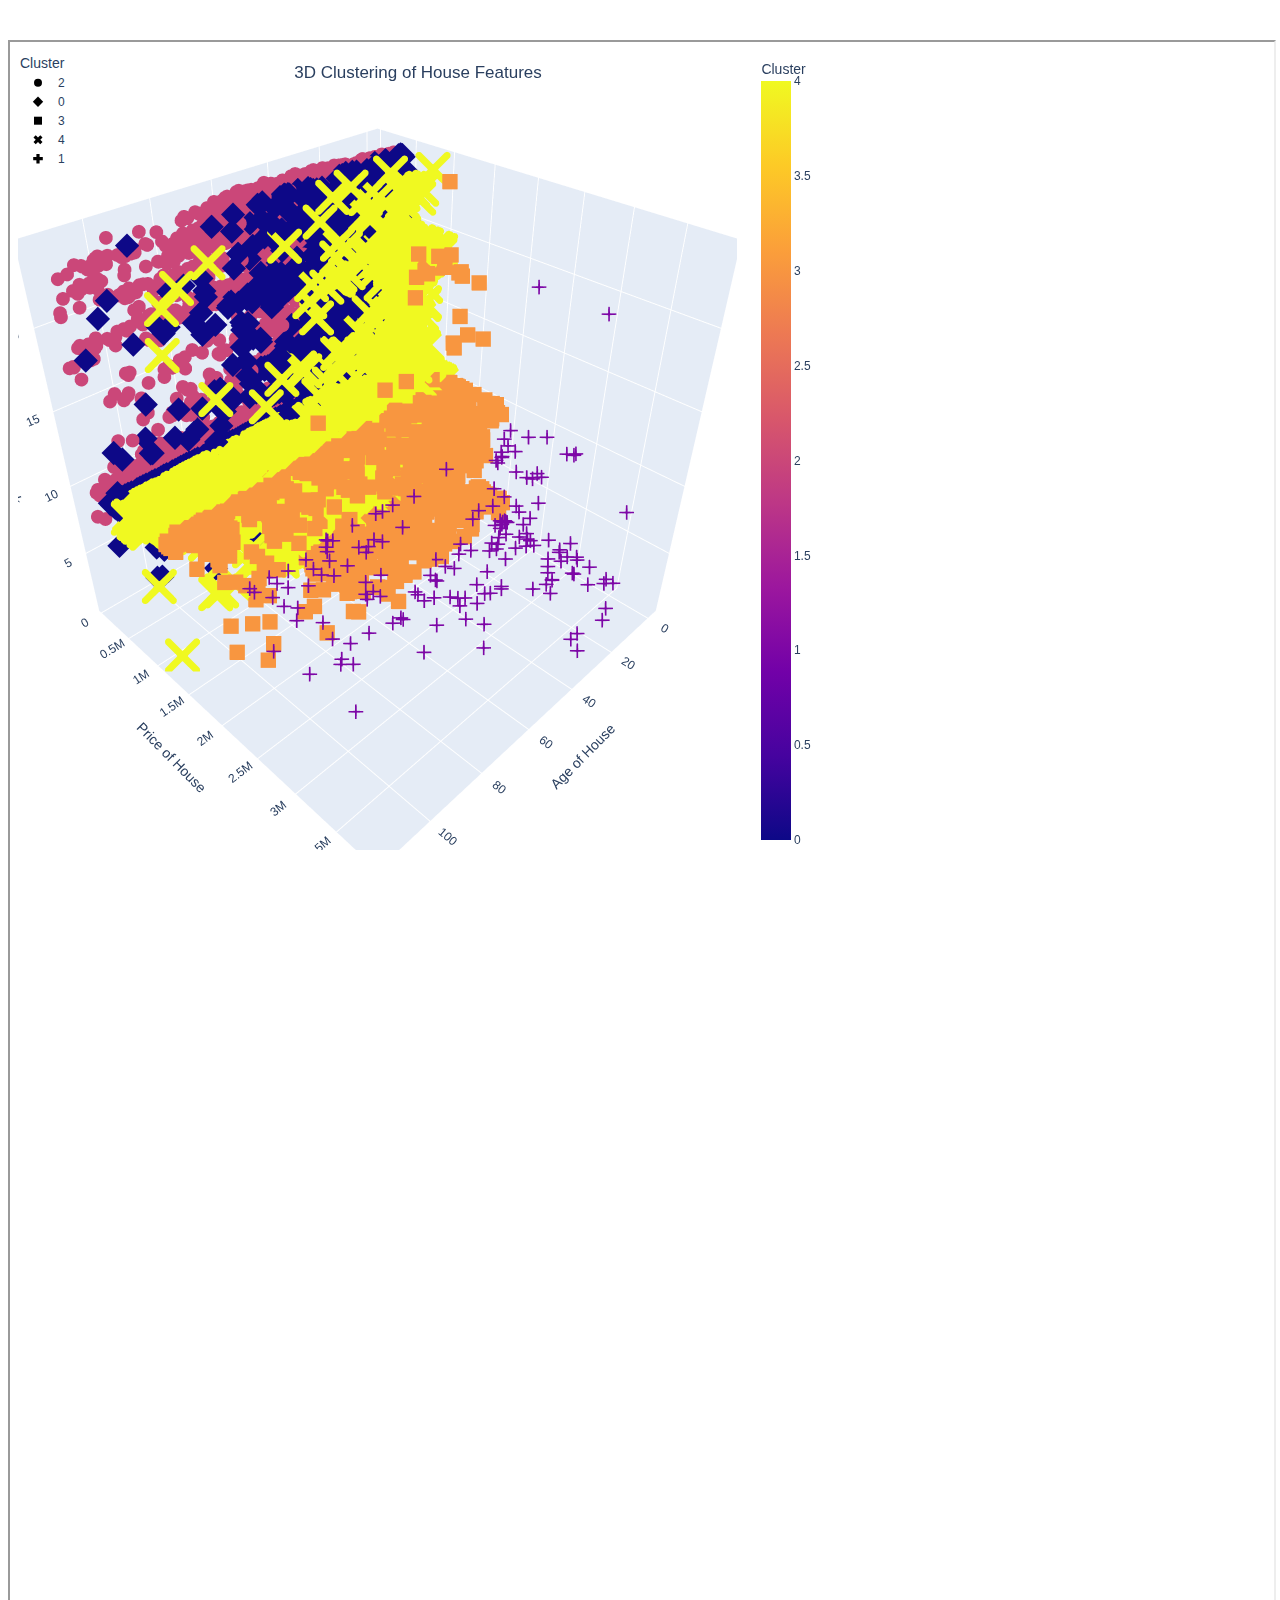
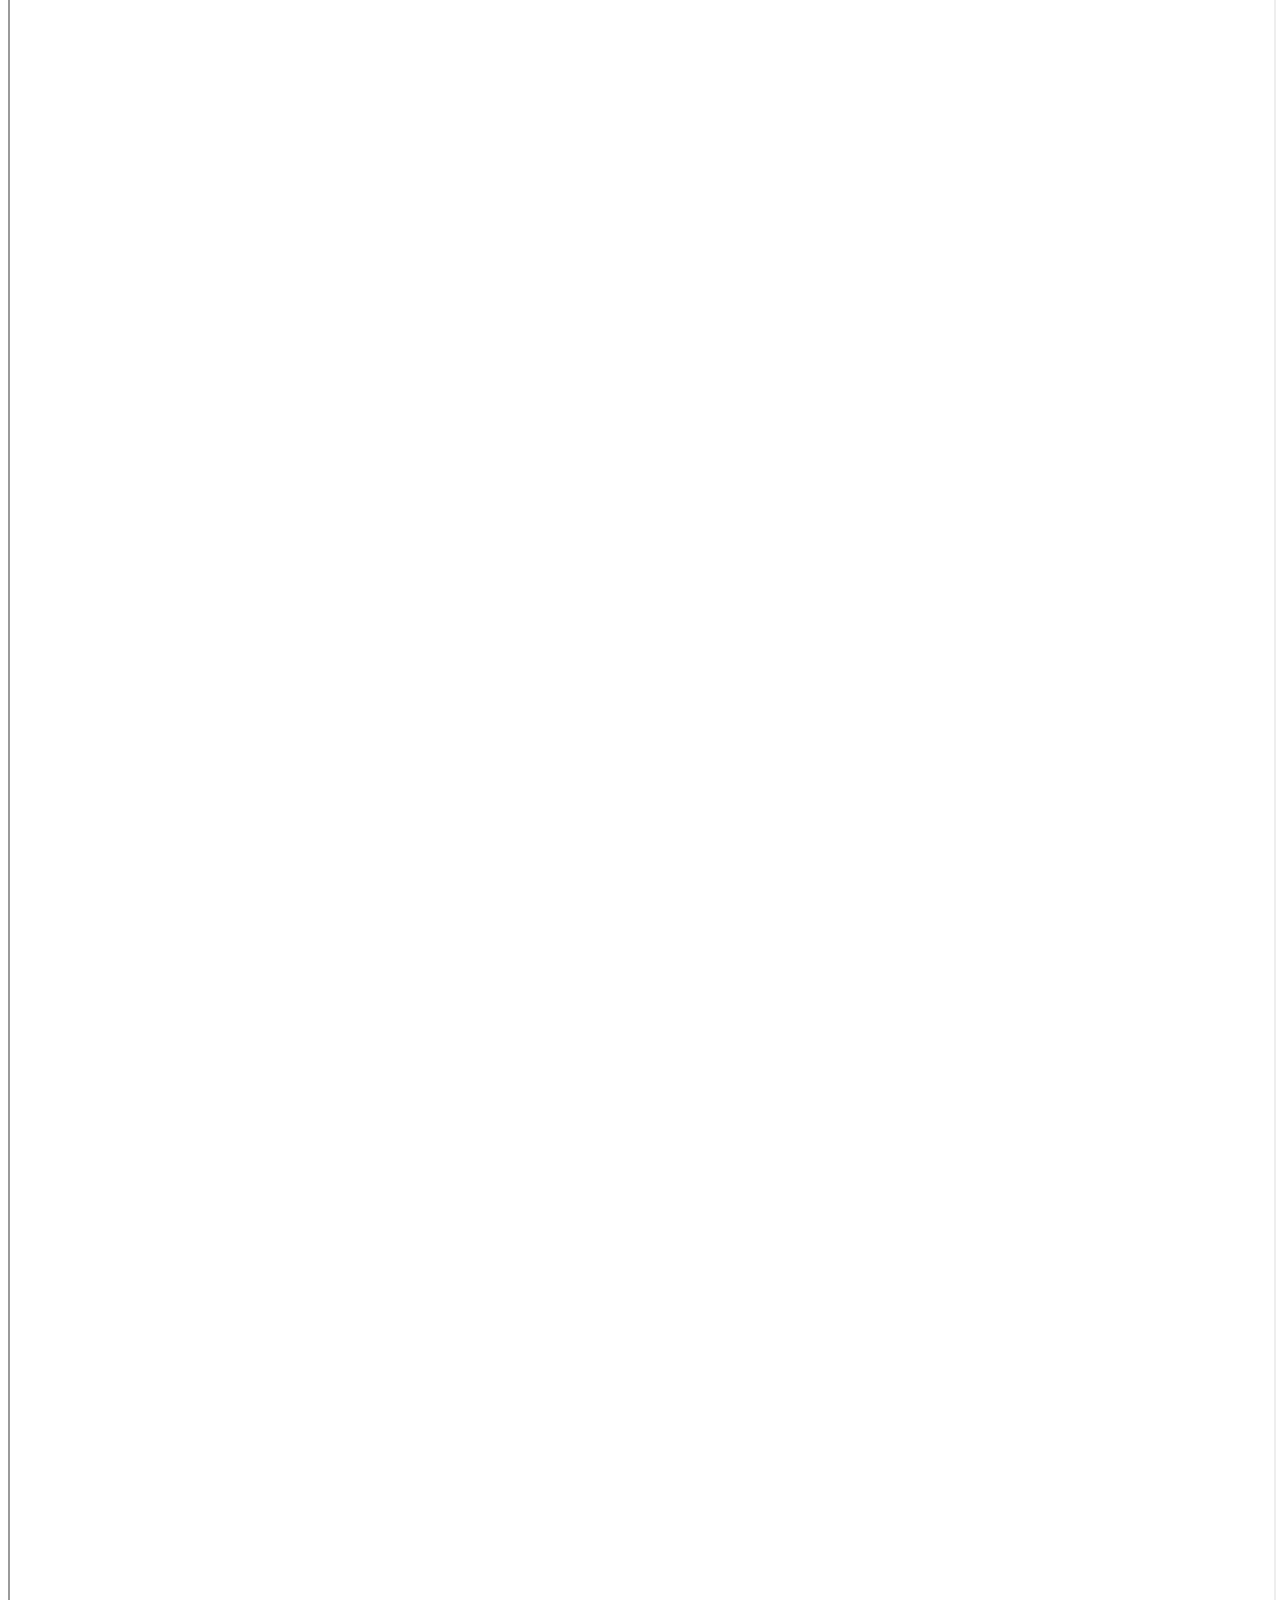
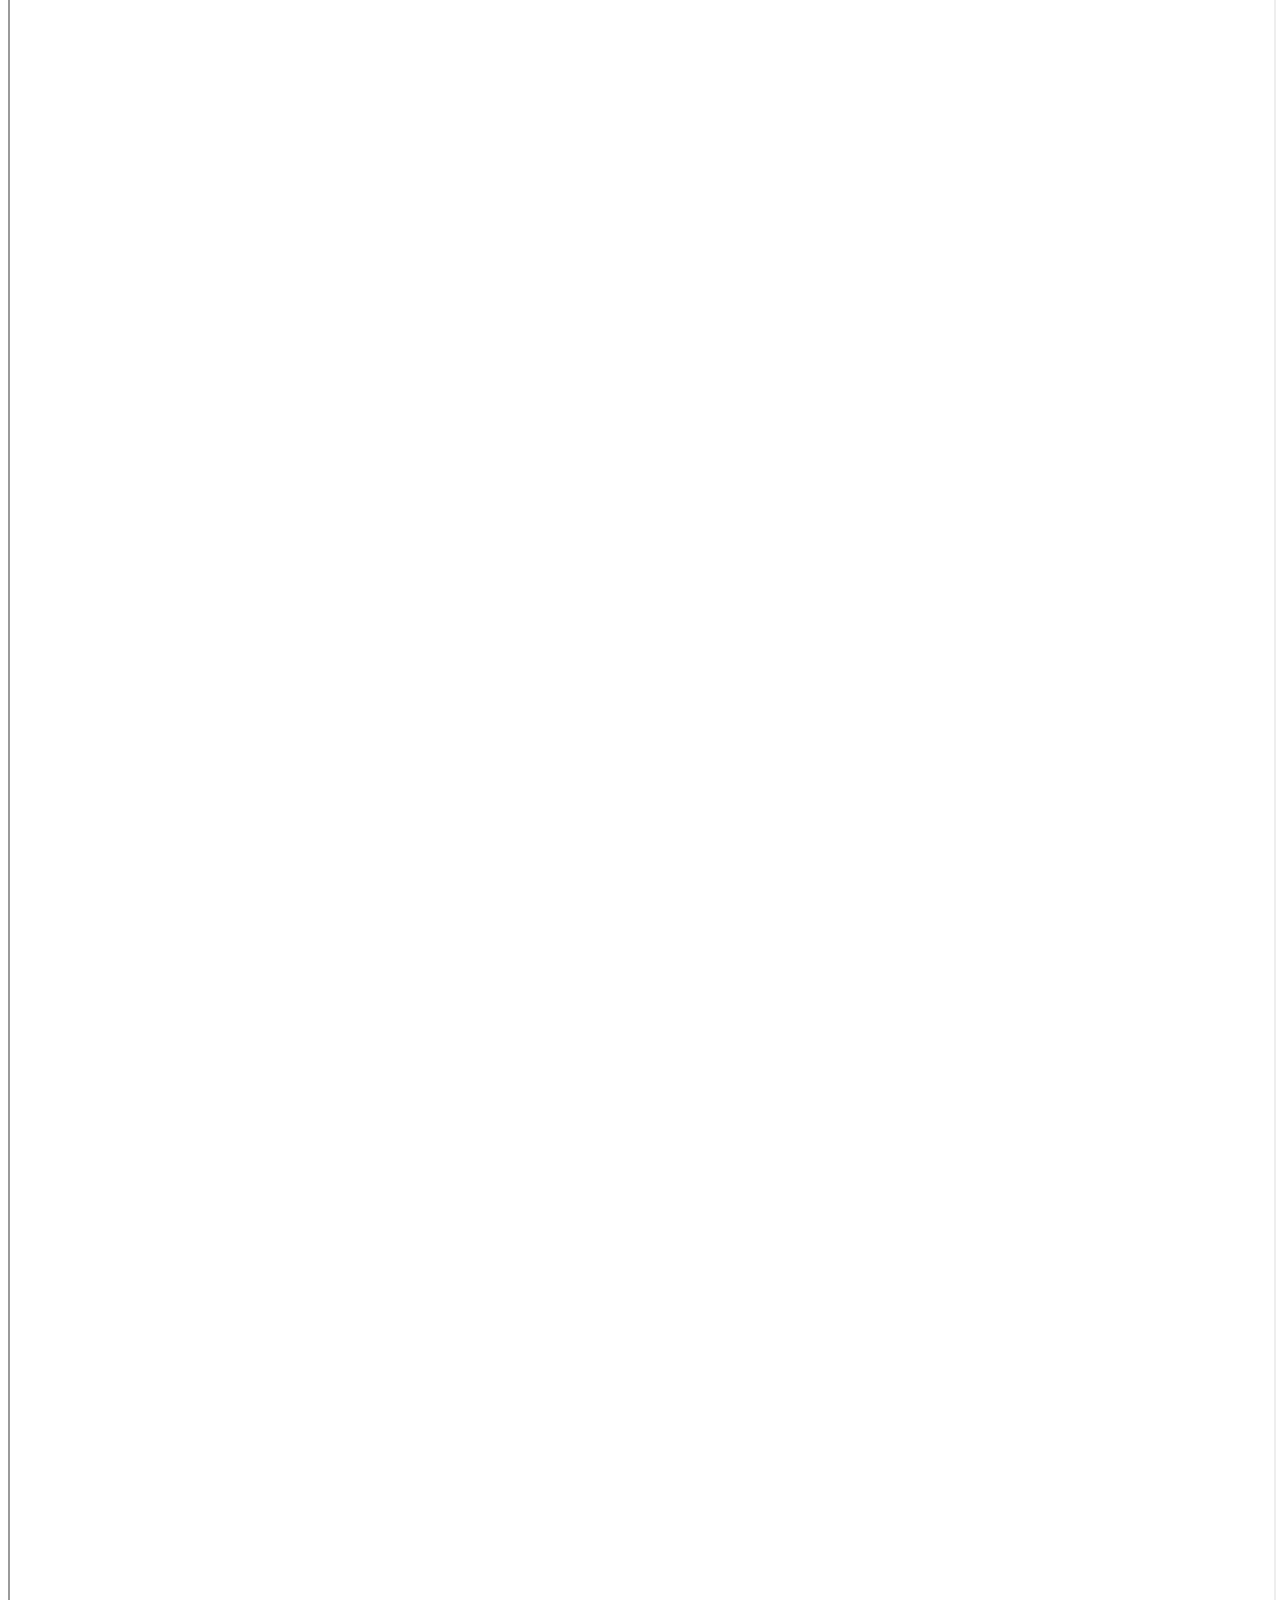
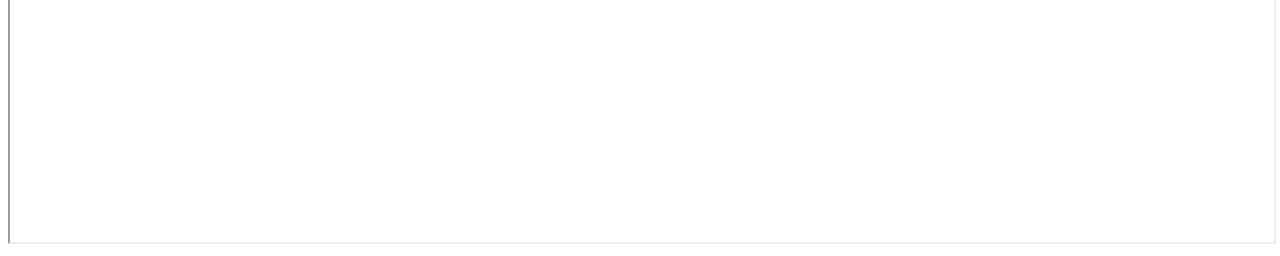
<file: index.html>
<!DOCTYPE html>
<html lang="en">
<head>
   <meta charset="UTF-8">
   <meta name="viewport" content="width=device-width, initial-scale=1.0">
   <meta http-equiv="X-UA-Compatible" content="ie=edge">
   <title>Clustering 3D Plot</title>
   <script src="https://cdn.plot.ly/plotly-latest.min.js"></script>
   <script src="http://d3js.org/d3.v3.min.js" charset="utf-8"></script>
</head>
<body>
    <div class="container-fluid" style="margin-top:40px">
        <iframe src="chart.html" width="100%" height="5000"></iframe>
    </div>
</body>
</html>
</file>
